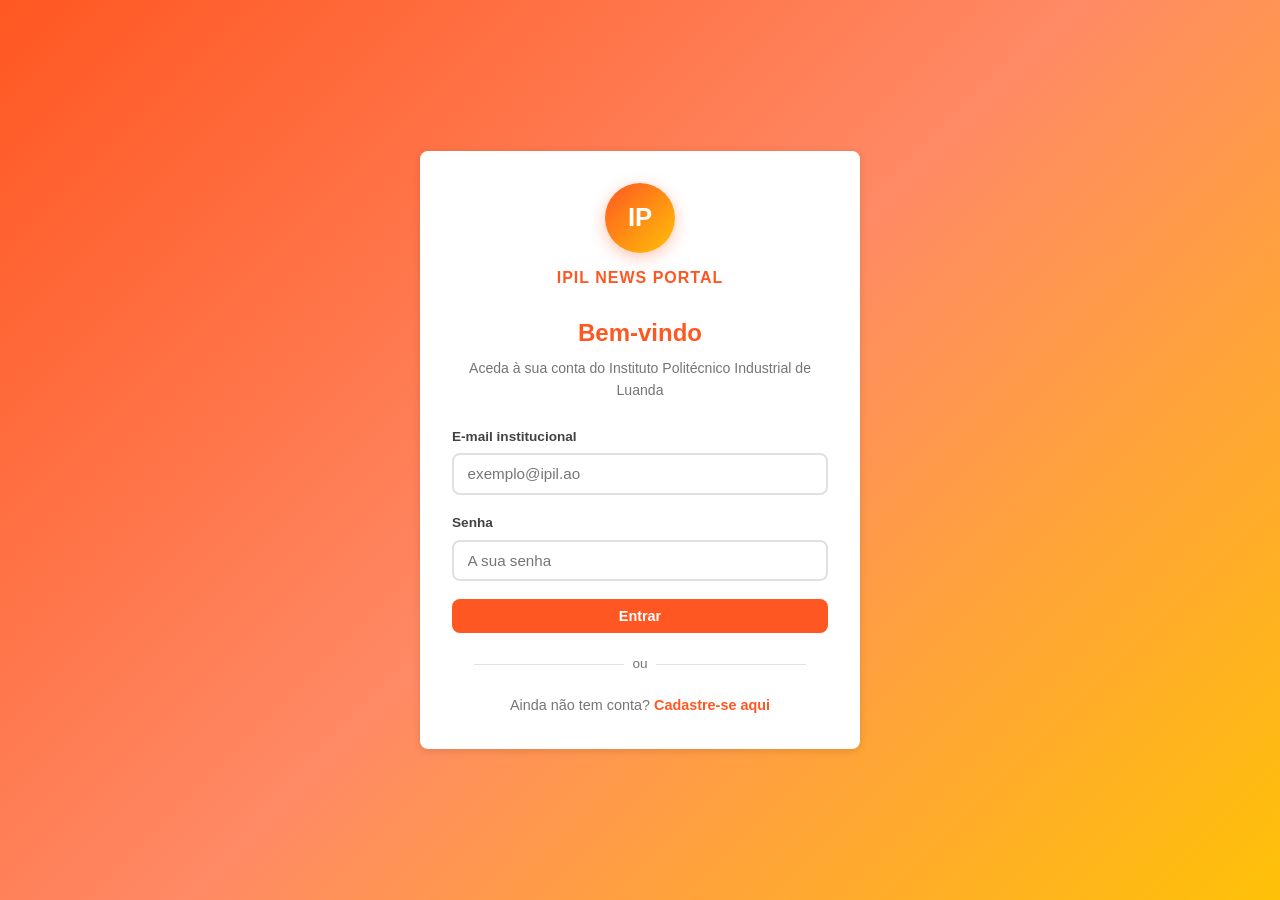
<file: frontend/index.html>
<!DOCTYPE html>
<html lang="pt">
<head>
    <meta charset="UTF-8">
    <meta name="viewport" content="width=device-width, initial-scale=1.0">
    <title>Feed de Notícias — IPIL News Portal</title>
    <link rel="stylesheet" href="../assets/css/style.css">
</head>
<body>

<!-- ============================================================
     CABEÇALHO
     ============================================================ -->
<header class="cabecalho">
    <div class="cabecalho__inner">

        <!-- Logótipo -->
        <a href="index.html" class="logo">
            <div class="logo__icone">IP</div>
            <span>IPIL News</span>
        </a>

        <!-- Botão hamburger (mobile) -->
        <button
            class="hamburger"
            id="hamburger"
            aria-label="Abrir menu"
            aria-expanded="false"
        >
            <span></span>
            <span></span>
            <span></span>
        </button>

        <!-- Navegação principal -->
        <nav class="nav" id="menuNav" aria-label="Navegação principal">
            <a href="index.html" class="nav__link nav__link--ativo">📰 Feed</a>
            <a href="perfil.html" class="nav__link">👤 Perfil</a>
            <a href="#" class="nav__link nav__link--admin" id="linkAdmin" style="display:none;">⚙️ Admin</a>
            <a href="#" class="nav__link nav__link--sair" id="btnSair">Sair</a>
        </nav>

    </div>
</header>

<!-- ============================================================
     CONTEÚDO PRINCIPAL
     ============================================================ -->
<main class="container">

    <!-- Banner de boas-vindas -->
    <div class="banner">
        <h1 id="saudacao">Bem-vindo ao IPIL News Portal</h1>
        <p>Acompanhe as últimas notícias e comunicados do Instituto Politécnico Industrial de Luanda.</p>
    </div>

    <!-- Área de notícias -->
    <section aria-label="Feed de notícias">
        <div id="loader" class="loader">
            <div class="loader__spinner"></div>
        </div>

        <div id="gridNoticias" class="grid-noticias" style="display:none;"></div>

        <div id="vazio" class="vazio" style="display:none;">
            <div class="vazio__icone">📭</div>
            <p class="vazio__texto">Ainda não há notícias publicadas.</p>
        </div>

        <!-- Paginação -->
        <div id="paginacao" class="paginacao" style="display:none;"></div>
    </section>

</main>

<!-- ============================================================
     MODAL: Detalhe da Notícia
     ============================================================ -->
<div class="modal-overlay" id="modalDetalhe" role="dialog" aria-modal="true" aria-label="Detalhe da notícia">
    <div class="modal">
        <div class="modal__cabecalho">
            <h2 class="modal__titulo" id="modalTitulo">Título</h2>
            <button class="modal__fechar" id="fecharModal" aria-label="Fechar">&times;</button>
        </div>
        <p id="modalMeta" style="font-size:0.82rem; color:#757575; margin-bottom:1rem;"></p>
        <img id="modalImagem" src="" alt="" style="border-radius:8px; margin-bottom:1rem; display:none;">
        <div id="modalCorpo" style="line-height:1.7; white-space:pre-wrap;"></div>
    </div>
</div>

<!-- ============================================================
     RODAPÉ
     ============================================================ -->
<footer class="rodape">
    <p>© <span id="ano"></span> <span>Instituto Politécnico Industrial de Luanda — IPIL</span>. Todos os direitos reservados.</p>
</footer>

<script src="../assets/js/main.js"></script>
<script>
    // ============================================================
    // Feed de Notícias — JavaScript puro
    // ============================================================

    const user = verificarAutenticacao(); // definido em main.js

    let paginaActual = 1;

    /* Saudação personalizada */
    document.getElementById('saudacao').textContent =
        `Bem-vindo, ${user.nome} 👋`;

    /* Mostrar link Admin se for administrador */
    if (user.role === 'admin') {
        const linkAdmin = document.getElementById('linkAdmin');
        linkAdmin.style.display = '';
        linkAdmin.href = 'admin.html';
    }

    /* Ano no rodapé */
    document.getElementById('ano').textContent = new Date().getFullYear();

    /* ---- Menu hamburger ---- */
    const hamburger = document.getElementById('hamburger');
    const menuNav   = document.getElementById('menuNav');

    hamburger.addEventListener('click', function () {
        const aberto = menuNav.classList.toggle('nav--aberto');
        hamburger.setAttribute('aria-expanded', aberto);
    });

    /* ---- Logout ---- */
    document.getElementById('btnSair').addEventListener('click', async function (e) {
        e.preventDefault();
        await logout(); // definido em main.js
    });

    /* ============================================================
       CARREGAR NOTÍCIAS
       ============================================================ */
    async function carregarNoticias(pagina = 1) {
        document.getElementById('loader').style.display       = 'flex';
        document.getElementById('gridNoticias').style.display = 'none';
        document.getElementById('vazio').style.display        = 'none';
        document.getElementById('paginacao').style.display    = 'none';

        try {
            const res  = await fetch(`../backend/news.php?acao=listar&pagina=${pagina}`);
            const json = await res.json();

            document.getElementById('loader').style.display = 'none';

            if (!json.sucesso) {
                console.error(json.mensagem);
                return;
            }

            const { noticias, total_paginas, pagina_actual } = json.dados;
            paginaActual = pagina_actual;

            if (noticias.length === 0) {
                document.getElementById('vazio').style.display = 'flex';
                return;
            }

            renderizarNoticias(noticias);
            renderizarPaginacao(total_paginas, pagina_actual);

        } catch (err) {
            document.getElementById('loader').style.display = 'none';
            console.error('Erro ao carregar notícias:', err);
        }
    }

    /* ---- Renderizar cards de notícias ---- */
    function renderizarNoticias(noticias) {
        const grid = document.getElementById('gridNoticias');
        grid.innerHTML = '';

        noticias.forEach(function (n) {
            const dataFormatada = new Date(n.criado_em).toLocaleDateString('pt-PT', {
                day: '2-digit', month: 'long', year: 'numeric'
            });

            /* Imagem ou placeholder com inicial do título */
            const imagemHtml = n.imagem_url
                ? `<img class="card__imagem" src="${escaparHTML(n.imagem_url)}" alt="${escaparHTML(n.titulo)}" loading="lazy">`
                : `<div class="card__imagem-placeholder">${escaparHTML(n.titulo.charAt(0))}</div>`;

            const card = document.createElement('article');
            card.className = 'card';
            card.innerHTML = `
                ${imagemHtml}
                <div class="card__corpo">
                    <p class="card__meta">
                        <span>📅 ${dataFormatada}</span>
                        <span>✍️ ${escaparHTML(n.autor)}</span>
                    </p>
                    <h2 class="card__titulo">${escaparHTML(n.titulo)}</h2>
                    <p class="card__resumo">${escaparHTML(n.resumo)}…</p>
                    <div class="card__acoes">
                        <button
                            class="btn btn--outline"
                            onclick="abrirDetalhe(${n.id})"
                        >
                            Ler mais
                        </button>
                    </div>
                </div>
            `;
            grid.appendChild(card);
        });

        grid.style.display = 'grid';
    }

    /* ---- Paginação ---- */
    function renderizarPaginacao(totalPaginas, paginaActual) {
        if (totalPaginas <= 1) return;

        const pag = document.getElementById('paginacao');
        pag.innerHTML = '';

        for (let i = 1; i <= totalPaginas; i++) {
            const btn = document.createElement('button');
            btn.className = 'paginacao__btn' + (i === paginaActual ? ' paginacao__btn--ativo' : '');
            btn.textContent = i;
            btn.addEventListener('click', function () { carregarNoticias(i); });
            pag.appendChild(btn);
        }

        pag.style.display = 'flex';
    }

    /* ============================================================
       MODAL: DETALHE DA NOTÍCIA
       ============================================================ */
    async function abrirDetalhe(id) {
        try {
            const res  = await fetch(`../backend/news.php?acao=detalhe&id=${id}`);
            const json = await res.json();
            if (!json.sucesso) return;

            const n = json.dados.noticia;
            const dataFormatada = new Date(n.criado_em).toLocaleDateString('pt-PT', {
                day: '2-digit', month: 'long', year: 'numeric'
            });

            document.getElementById('modalTitulo').textContent = n.titulo;
            document.getElementById('modalMeta').textContent =
                `📅 ${dataFormatada}  ✍️ ${n.autor}`;
            document.getElementById('modalCorpo').textContent = n.corpo;

            const modalImg = document.getElementById('modalImagem');
            if (n.imagem_url) {
                modalImg.src     = n.imagem_url;
                modalImg.alt     = n.titulo;
                modalImg.style.display = 'block';
            } else {
                modalImg.style.display = 'none';
            }

            document.getElementById('modalDetalhe').classList.add('modal-overlay--visivel');
            document.body.style.overflow = 'hidden';

        } catch (err) {
            console.error('Erro ao carregar detalhe:', err);
        }
    }

    function fecharModal() {
        document.getElementById('modalDetalhe').classList.remove('modal-overlay--visivel');
        document.body.style.overflow = '';
    }

    document.getElementById('fecharModal').addEventListener('click', fecharModal);
    document.getElementById('modalDetalhe').addEventListener('click', function (e) {
        if (e.target === this) fecharModal();
    });

    /* Fechar modal com tecla ESC */
    document.addEventListener('keydown', function (e) {
        if (e.key === 'Escape') fecharModal();
    });

    /* ---- Utilitário: escapar HTML para prevenir XSS no frontend ---- */
    function escaparHTML(str) {
        const div = document.createElement('div');
        div.appendChild(document.createTextNode(String(str ?? '')));
        return div.innerHTML;
    }

    /* ---- Iniciar ---- */
    carregarNoticias(1);
</script>

</body>
</html>
</file>
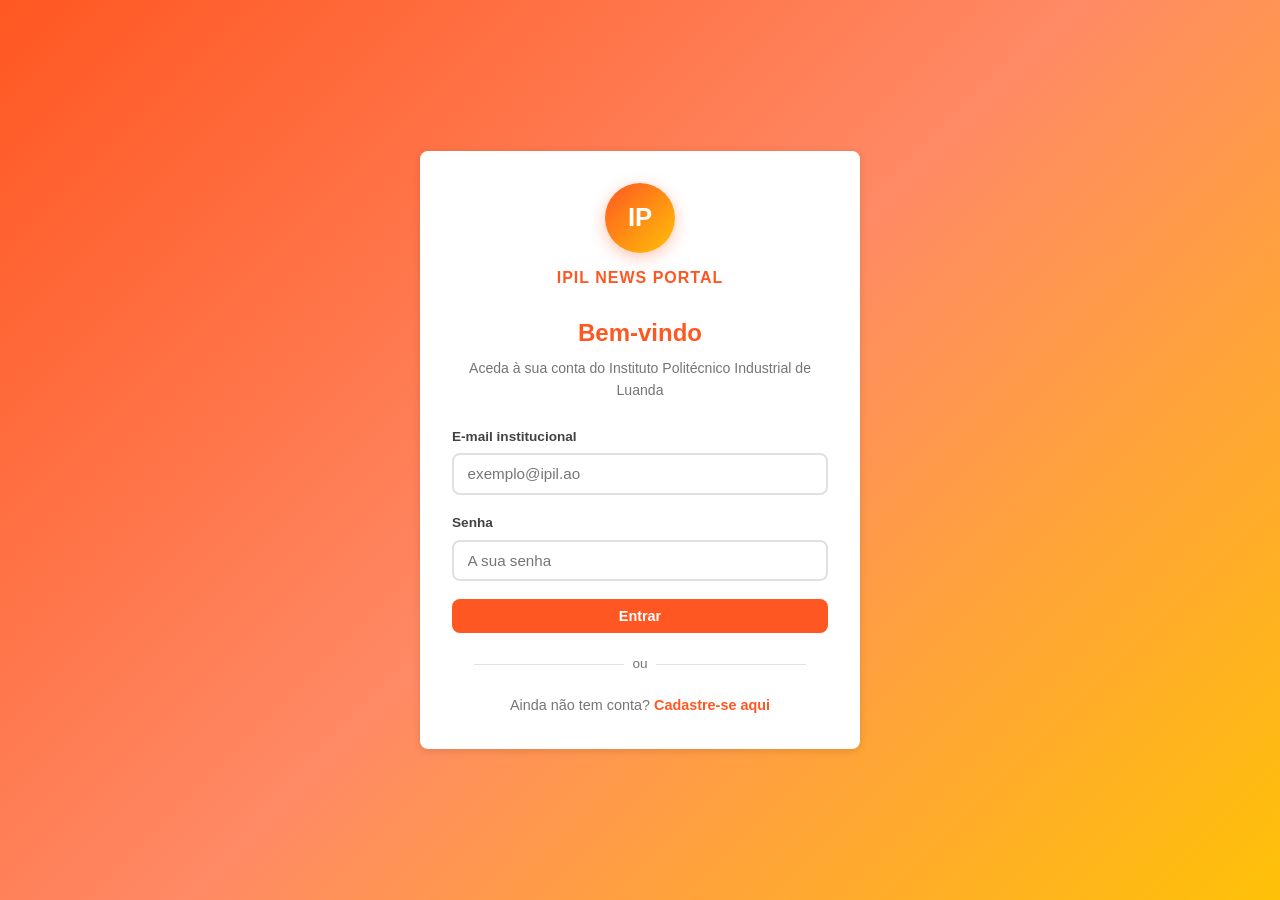
<file: frontend/admin.html>
<!DOCTYPE html>
<html lang="pt">
<head>
    <meta charset="UTF-8">
    <meta name="viewport" content="width=device-width, initial-scale=1.0">
    <title>Painel Admin — IPIL News Portal</title>
    <link rel="stylesheet" href="../assets/css/style.css">
    <style>
        .abas { display: flex; gap: 0.5rem; margin-bottom: 1.5rem; flex-wrap: wrap; }
        .aba {
            padding: 0.55rem 1.2rem;
            border: 2px solid #E0E0E0;
            border-radius: 8px;
            background: #FFFFFF;
            font-family: inherit;
            font-size: 0.9rem;
            font-weight: 600;
            cursor: pointer;
            transition: all 0.2s;
        }
        .aba--ativa { background: #FF5722; border-color: #FF5722; color: #FFFFFF; }
        .painel { display: none; }
        .painel--ativo { display: block; }
        .secao-titulo {
            font-size: 1.2rem;
            font-weight: 700;
            color: #FF5722;
            margin-bottom: 1rem;
            display: flex;
            align-items: center;
            justify-content: space-between;
        }
        .codigo-usado { opacity: 0.5; text-decoration: line-through; }
    </style>
</head>
<body>

<!-- CABEÇALHO -->
<header class="cabecalho">
    <div class="cabecalho__inner">
        <a href="index.html" class="logo">
            <div class="logo__icone">IP</div>
            <span>IPIL News</span>
        </a>
        <nav class="nav">
            <a href="index.html" class="nav__link">📰 Feed</a>
            <a href="admin.html" class="nav__link nav__link--ativo">⚙️ Admin</a>
            <a href="#" class="nav__link nav__link--sair" id="btnSair">Sair</a>
        </nav>
    </div>
</header>

<main class="container">

    <div class="banner" style="margin-bottom:1.5rem;">
        <h1>Painel de Administração</h1>
        <p>Gerir notícias e códigos de validação do IPIL.</p>
    </div>

    <!-- ABAS -->
    <div class="abas">
        <button class="aba aba--ativa" data-aba="noticias">📰 Notícias</button>
        <button class="aba" data-aba="codigos">🔑 Códigos de Validação</button>
    </div>

    <!-- ====================================================
         PAINEL: NOTÍCIAS
         ==================================================== -->
    <div id="painel-noticias" class="painel painel--ativo">
        <div class="secao-titulo">
            Notícias Publicadas
            <button class="btn btn--primario" id="btnNovaNoticia">+ Nova Notícia</button>
        </div>

        <div id="alertaNoticias" class="alerta"></div>

        <div class="tabela-wrapper">
            <table class="tabela" id="tabelaNoticias">
                <thead>
                    <tr>
                        <th>#</th>
                        <th>Título</th>
                        <th>Autor</th>
                        <th>Data</th>
                        <th>Acções</th>
                    </tr>
                </thead>
                <tbody id="corpoTabelaNoticias">
                    <tr><td colspan="5" style="text-align:center;padding:2rem;color:#757575;">A carregar…</td></tr>
                </tbody>
            </table>
        </div>
    </div>

    <!-- ====================================================
         PAINEL: CÓDIGOS DE VALIDAÇÃO
         ==================================================== -->
    <div id="painel-codigos" class="painel">
        <div class="secao-titulo">
            Códigos de Validação IPIL
            <span style="font-size:0.85rem;font-weight:400;color:#757575;">
                Crie um código para cada novo membro antes do registo.
            </span>
        </div>

        <div id="alertaCodigos" class="alerta"></div>

        <!-- Formulário de criação -->
        <div style="background:#FFFFFF;border-radius:8px;padding:1.5rem;margin-bottom:1.5rem;box-shadow:0 2px 8px rgba(0,0,0,0.1);">
            <h3 style="font-size:1rem;font-weight:700;margin-bottom:1rem;color:#424242;">Criar Novo Código</h3>
            <form id="formCodigo" style="display:flex;gap:0.75rem;flex-wrap:wrap;align-items:flex-end;">
                <div class="campo" style="flex:1;min-width:180px;margin-bottom:0;">
                    <label for="novoCodigo">Número de Matrícula / Código</label>
                    <input type="text" id="novoCodigo" placeholder="Ex: 20240005 ou F-2024-010" required>
                </div>
                <div class="campo" style="flex:1;min-width:160px;margin-bottom:0;">
                    <label for="novoRole">Tipo de Utilizador</label>
                    <select id="novoRole" required>
                        <option value="" disabled selected>Seleccione</option>
                        <option value="aluno">Aluno</option>
                        <option value="professor">Professor</option>
                        <option value="diretor">Diretor</option>
                    </select>
                </div>
                <button type="submit" class="btn btn--secundario" style="align-self:flex-end;">
                    Criar Código
                </button>
            </form>
        </div>

        <!-- Tabela de códigos -->
        <div class="tabela-wrapper">
            <table class="tabela">
                <thead>
                    <tr>
                        <th>Código</th>
                        <th>Role</th>
                        <th>Estado</th>
                        <th>Utilizado por</th>
                        <th>Criado em</th>
                        <th>Acções</th>
                    </tr>
                </thead>
                <tbody id="corpoTabelaCodigos">
                    <tr><td colspan="6" style="text-align:center;padding:2rem;color:#757575;">A carregar…</td></tr>
                </tbody>
            </table>
        </div>
    </div>

</main>

<!-- ====================================================
     MODAL: CRIAR / EDITAR NOTÍCIA
     ==================================================== -->
<div class="modal-overlay" id="modalNoticia" role="dialog" aria-modal="true">
    <div class="modal">
        <div class="modal__cabecalho">
            <h2 class="modal__titulo" id="modalNoticiaTitle">Nova Notícia</h2>
            <button class="modal__fechar" id="fecharModalNoticia">&times;</button>
        </div>

        <div id="alertaModal" class="alerta"></div>

        <form id="formNoticia">
            <input type="hidden" id="noticiaId" value="">

            <div class="campo">
                <label for="titulo">Título</label>
                <input type="text" id="titulo" placeholder="Título da notícia" required>
            </div>

            <div class="campo">
                <label for="imagemUrl">URL da Imagem (opcional)</label>
                <input type="url" id="imagemUrl" placeholder="https://…/imagem.jpg">
            </div>

            <div class="campo">
                <label for="corpo">Conteúdo da Notícia</label>
                <textarea id="corpo" placeholder="Escreva o conteúdo completo da notícia aqui…" required></textarea>
            </div>

            <div style="display:flex;gap:0.75rem;justify-content:flex-end;">
                <button type="button" class="btn btn--outline" id="cancelarNoticia">Cancelar</button>
                <button type="submit" class="btn btn--primario" id="btnSalvarNoticia">Publicar</button>
            </div>
        </form>
    </div>
</div>

<footer class="rodape">
    <p>© <span id="ano"></span> <span>Instituto Politécnico Industrial de Luanda — IPIL</span></p>
</footer>

<script src="../assets/js/main.js"></script>
<script>
    // ============================================================
    // Painel Admin — JavaScript puro
    // ============================================================

    const user = verificarAutenticacao();

    // Verificar se é admin
    if (user.role !== 'admin') {
        alert('Acesso negado. Esta área é exclusiva para administradores.');
        window.location.href = 'index.html';
    }

    document.getElementById('ano').textContent = new Date().getFullYear();
    document.getElementById('btnSair').addEventListener('click', async (e) => {
        e.preventDefault();
        await logout();
    });

    /* ---- Navegação por Abas ---- */
    document.querySelectorAll('.aba').forEach(function (aba) {
        aba.addEventListener('click', function () {
            document.querySelectorAll('.aba').forEach(a => a.classList.remove('aba--ativa'));
            document.querySelectorAll('.painel').forEach(p => p.classList.remove('painel--ativo'));
            this.classList.add('aba--ativa');
            document.getElementById('painel-' + this.dataset.aba).classList.add('painel--ativo');
        });
    });

    /* ============================================================
       TABELA DE NOTÍCIAS
       ============================================================ */
    async function carregarTabelaNoticias() {
        try {
            const res  = await fetch('../backend/news.php?acao=listar&pagina=1&limite=50');
            const json = await res.json();
            const tbody = document.getElementById('corpoTabelaNoticias');

            if (!json.sucesso || json.dados.noticias.length === 0) {
                tbody.innerHTML = '<tr><td colspan="5" style="text-align:center;padding:2rem;color:#757575;">Nenhuma notícia publicada.</td></tr>';
                return;
            }

            tbody.innerHTML = json.dados.noticias.map(function (n) {
                const data = new Date(n.criado_em).toLocaleDateString('pt-PT');
                return `
                    <tr>
                        <td>${n.id}</td>
                        <td>${escaparHTML(n.titulo)}</td>
                        <td>${escaparHTML(n.autor)}</td>
                        <td>${data}</td>
                        <td>
                            <div style="display:flex;gap:0.4rem;">
                                <button class="btn btn--secundario" style="padding:0.3rem 0.7rem;font-size:0.8rem;"
                                    onclick="abrirEditar(${n.id}, '${escaparAttr(n.titulo)}', '${escaparAttr(n.corpo)}', '${escaparAttr(n.imagem_url || '')}')">
                                    Editar
                                </button>
                                <button class="btn btn--perigo" style="padding:0.3rem 0.7rem;font-size:0.8rem;"
                                    onclick="apagarNoticia(${n.id})">
                                    Apagar
                                </button>
                            </div>
                        </td>
                    </tr>
                `;
            }).join('');
        } catch (err) {
            console.error('Erro ao carregar notícias:', err);
        }
    }

    /* ---- Modal: Nova Notícia ---- */
    document.getElementById('btnNovaNoticia').addEventListener('click', function () {
        document.getElementById('noticiaId').value = '';
        document.getElementById('titulo').value    = '';
        document.getElementById('imagemUrl').value = '';
        document.getElementById('corpo').value     = '';
        document.getElementById('modalNoticiaTitle').textContent = 'Nova Notícia';
        document.getElementById('btnSalvarNoticia').textContent  = 'Publicar';
        document.getElementById('alertaModal').className = 'alerta';
        abrirModal('modalNoticia');
    });

    /* ---- Modal: Editar Notícia ---- */
    function abrirEditar(id, titulo, corpo, imagemUrl) {
        document.getElementById('noticiaId').value  = id;
        document.getElementById('titulo').value     = titulo;
        document.getElementById('imagemUrl').value  = imagemUrl;
        document.getElementById('corpo').value      = corpo;
        document.getElementById('modalNoticiaTitle').textContent = 'Editar Notícia';
        document.getElementById('btnSalvarNoticia').textContent  = 'Guardar';
        document.getElementById('alertaModal').className = 'alerta';
        abrirModal('modalNoticia');
    }

    /* ---- Salvar Notícia (criar ou editar) ---- */
    document.getElementById('formNoticia').addEventListener('submit', async function (e) {
        e.preventDefault();

        const id       = document.getElementById('noticiaId').value;
        const titulo   = document.getElementById('titulo').value.trim();
        const corpo    = document.getElementById('corpo').value.trim();
        const imagemUrl= document.getElementById('imagemUrl').value.trim();
        const alertaEl = document.getElementById('alertaModal');

        if (!titulo || !corpo) {
            alertaEl.className = 'alerta alerta--erro alerta--visivel';
            alertaEl.textContent = 'Preencha o título e o conteúdo.';
            return;
        }

        const dados = new FormData();
        dados.append('acao',       id ? 'editar' : 'criar');
        dados.append('titulo',     titulo);
        dados.append('corpo',      corpo);
        dados.append('imagem_url', imagemUrl);
        if (id) dados.append('id', id);

        try {
            const res  = await fetch('../backend/news.php', { method: 'POST', body: dados });
            const json = await res.json();

            if (json.sucesso) {
                alertaEl.className = 'alerta alerta--sucesso alerta--visivel';
                alertaEl.textContent = json.mensagem;
                setTimeout(function () {
                    fecharModal('modalNoticia');
                    carregarTabelaNoticias();
                }, 1000);
            } else {
                alertaEl.className = 'alerta alerta--erro alerta--visivel';
                alertaEl.textContent = json.mensagem;
            }
        } catch (err) {
            alertaEl.className = 'alerta alerta--erro alerta--visivel';
            alertaEl.textContent = 'Erro de rede. Tente novamente.';
        }
    });

    /* ---- Apagar Notícia ---- */
    async function apagarNoticia(id) {
        if (!confirm('Tem a certeza que deseja apagar esta notícia? Esta acção é irreversível.')) return;

        const dados = new FormData();
        dados.append('acao', 'apagar');
        dados.append('id',   id);

        try {
            const res  = await fetch('../backend/news.php', { method: 'POST', body: dados });
            const json = await res.json();
            if (json.sucesso) {
                carregarTabelaNoticias();
            } else {
                alert(json.mensagem);
            }
        } catch (err) {
            alert('Erro de rede.');
        }
    }

    /* ---- Fechar modais ---- */
    document.getElementById('fecharModalNoticia').addEventListener('click', () => fecharModal('modalNoticia'));
    document.getElementById('cancelarNoticia').addEventListener('click',    () => fecharModal('modalNoticia'));
    document.getElementById('modalNoticia').addEventListener('click', function (e) {
        if (e.target === this) fecharModal('modalNoticia');
    });

    /* ============================================================
       TABELA DE CÓDIGOS DE VALIDAÇÃO
       ============================================================ */
    async function carregarCodigos() {
        try {
            const res  = await fetch('../backend/validation.php?acao=listar');
            const json = await res.json();
            const tbody = document.getElementById('corpoTabelaCodigos');

            if (!json.sucesso || json.dados.codigos.length === 0) {
                tbody.innerHTML = '<tr><td colspan="6" style="text-align:center;padding:2rem;color:#757575;">Nenhum código criado.</td></tr>';
                return;
            }

            tbody.innerHTML = json.dados.codigos.map(function (c) {
                const data  = new Date(c.criado_em).toLocaleDateString('pt-PT');
                const badge = `<span class="badge badge--${c.role}">${c.role}</span>`;
                const estado = c.usado
                    ? '<span style="color:#43A047;font-weight:700;">✔ Usado</span>'
                    : '<span style="color:#E53935;font-weight:700;">⏳ Disponível</span>';

                return `
                    <tr class="${c.usado ? 'codigo-usado' : ''}">
                        <td><code>${escaparHTML(c.codigo)}</code></td>
                        <td>${badge}</td>
                        <td>${estado}</td>
                        <td>${escaparHTML(c.utilizado_por || '—')}</td>
                        <td>${data}</td>
                        <td>
                            ${!c.usado ? `<button class="btn btn--perigo" style="padding:0.3rem 0.7rem;font-size:0.8rem;"
                                onclick="apagarCodigo(${c.id})">Apagar</button>` : '—'}
                        </td>
                    </tr>
                `;
            }).join('');
        } catch (err) {
            console.error('Erro ao carregar códigos:', err);
        }
    }

    /* ---- Criar Código ---- */
    document.getElementById('formCodigo').addEventListener('submit', async function (e) {
        e.preventDefault();

        const codigo = document.getElementById('novoCodigo').value.trim();
        const role   = document.getElementById('novoRole').value;
        const alertaEl = document.getElementById('alertaCodigos');

        const dados = new FormData();
        dados.append('acao',   'criar');
        dados.append('codigo', codigo);
        dados.append('role',   role);

        try {
            const res  = await fetch('../backend/validation.php', { method: 'POST', body: dados });
            const json = await res.json();

            alertaEl.className = `alerta alerta--${json.sucesso ? 'sucesso' : 'erro'} alerta--visivel`;
            alertaEl.textContent = json.mensagem;

            if (json.sucesso) {
                document.getElementById('novoCodigo').value = '';
                document.getElementById('novoRole').value   = '';
                carregarCodigos();
                setTimeout(() => { alertaEl.className = 'alerta'; }, 4000);
            }
        } catch (err) {
            alertaEl.className = 'alerta alerta--erro alerta--visivel';
            alertaEl.textContent = 'Erro de rede.';
        }
    });

    /* ---- Apagar Código ---- */
    async function apagarCodigo(id) {
        if (!confirm('Apagar este código? Só é possível apagar códigos não utilizados.')) return;

        const dados = new FormData();
        dados.append('acao', 'apagar');
        dados.append('id',   id);

        try {
            const res  = await fetch('../backend/validation.php', { method: 'POST', body: dados });
            const json = await res.json();
            if (json.sucesso) {
                carregarCodigos();
            } else {
                alert(json.mensagem);
            }
        } catch (err) {
            alert('Erro de rede.');
        }
    }

    /* ---- Utilitários ---- */
    function escaparHTML(str) {
        const div = document.createElement('div');
        div.appendChild(document.createTextNode(String(str ?? '')));
        return div.innerHTML;
    }

    function escaparAttr(str) {
        return String(str ?? '').replace(/'/g, "\\'").replace(/"/g, '&quot;');
    }

    function abrirModal(id) {
        document.getElementById(id).classList.add('modal-overlay--visivel');
        document.body.style.overflow = 'hidden';
    }

    function fecharModal(id) {
        document.getElementById(id).classList.remove('modal-overlay--visivel');
        document.body.style.overflow = '';
    }

    document.addEventListener('keydown', function (e) {
        if (e.key === 'Escape') fecharModal('modalNoticia');
    });

    /* ---- Iniciar ---- */
    carregarTabelaNoticias();
    carregarCodigos();
</script>

</body>
</html>
</file>
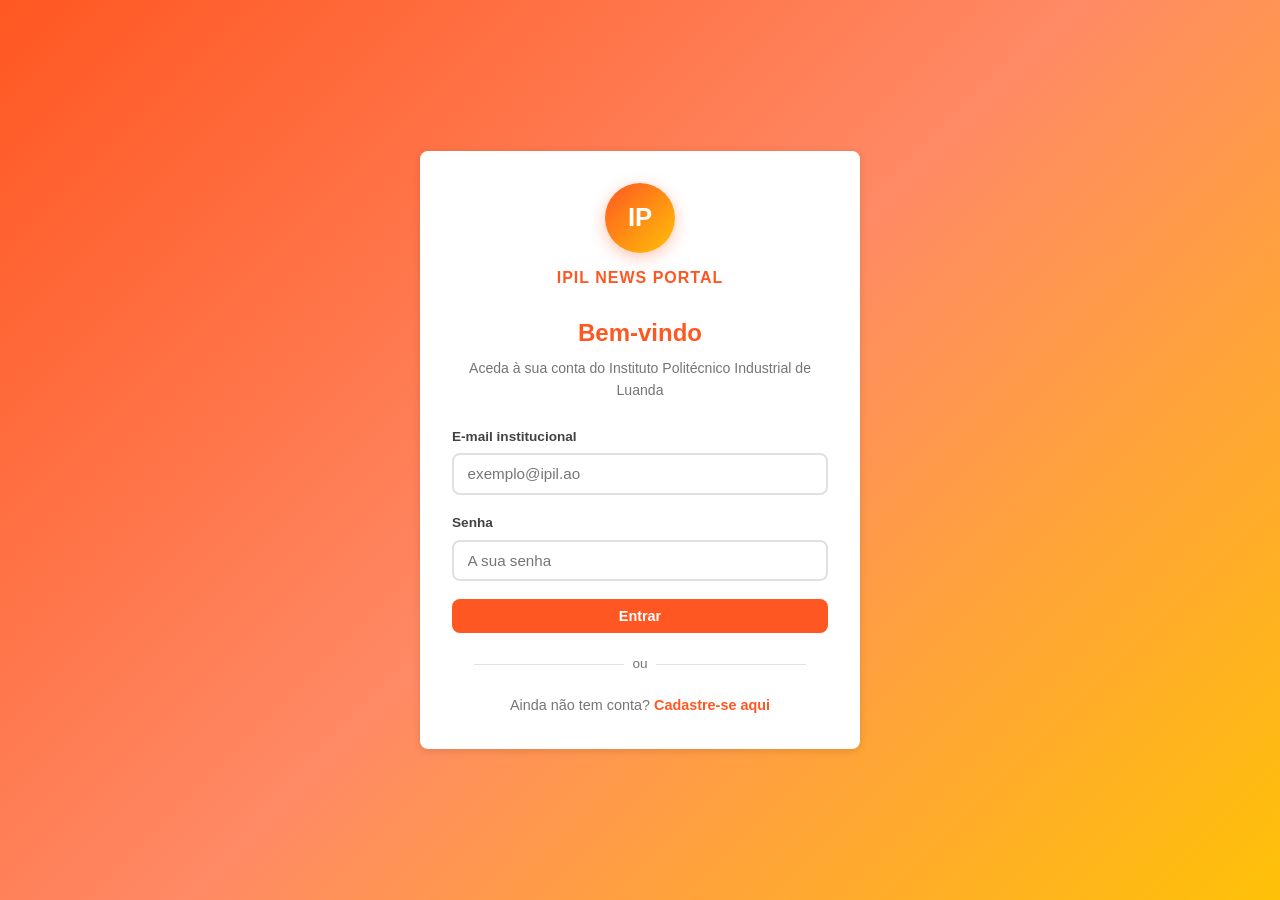
<file: frontend/login.html>
<!DOCTYPE html>
<html lang="pt">

<head>
    <meta charset="UTF-8">
    <meta name="viewport" content="width=device-width, initial-scale=1.0">
    <title>Login — IPIL News Portal</title>
    <link rel="stylesheet" href="../assets/css/style.css">
    <style>
        body {
            min-height: 100vh;
            display: flex;
            flex-direction: column;
            background: linear-gradient(135deg, #FF5722 0%, #FF8A65 50%, #FFC107 100%);
        }

        .area-login {
            flex: 1;
            display: flex;
            align-items: center;
            justify-content: center;
            padding: 2rem 1rem;
        }

        .form-card {
            width: 100%;
        }

        .logo-topo {
            display: flex;
            flex-direction: column;
            align-items: center;
            margin-bottom: 1.5rem;
        }

        .logo-topo__circulo {
            width: 70px;
            height: 70px;
            background: linear-gradient(135deg, #FF5722, #FFC107);
            border-radius: 50%;
            display: flex;
            align-items: center;
            justify-content: center;
            font-size: 1.6rem;
            font-weight: 900;
            color: #FFFFFF;
            box-shadow: 0 4px 16px rgba(255, 87, 34, 0.35);
            margin-bottom: 0.75rem;
        }

        .logo-topo__nome {
            font-size: 1rem;
            font-weight: 700;
            color: #FF5722;
            letter-spacing: 1px;
            text-transform: uppercase;
        }

        .separador {
            text-align: center;
            margin: 1.25rem 0;
            font-size: 0.85rem;
            color: #757575;
        }

        .separador::before,
        .separador::after {
            content: '';
            display: inline-block;
            width: 40%;
            height: 1px;
            background: #E0E0E0;
            vertical-align: middle;
            margin: 0 0.5rem;
        }
    </style>
</head>

<body>

    <main class="area-login">
        <div class="form-card">

            <!-- Logótipo -->
            <div class="logo-topo">
                <div class="logo-topo__circulo">IP</div>
                <span class="logo-topo__nome">IPIL News Portal</span>
            </div>

            <h1 class="form-card__titulo">Bem-vindo</h1>
            <p class="form-card__subtitulo">Aceda à sua conta do Instituto Politécnico Industrial de Luanda</p>

            <!-- Mensagens de erro/sucesso -->
            <div id="alerta" class="alerta" role="alert"></div>

            <!-- Formulário de Login -->
            <form id="formLogin" novalidate autocomplete="off">
                <div class="campo">
                    <label for="email">E-mail institucional</label>
                    <input type="email" id="email" name="email" placeholder="exemplo@ipil.ao" 
                        autocomplete="off" value="" required>
                </div>

                <div class="campo">
                    <label for="senha">Senha</label>
                    <input type="password" id="senha" name="senha" placeholder="A sua senha"
                        autocomplete="off" value="" required>
                </div>

                <button type="submit" class="btn btn--primario btn--bloco" id="btnLogin">
                    Entrar
                </button>
            </form>

            <div class="separador">ou</div>

            <p style="text-align:center; font-size:0.9rem; color:#757575;">
                Ainda não tem conta?
                <a href="registar.html" style="font-weight:600;">Cadastre-se aqui</a>
            </p>

        </div>
    </main>

    <script>
        // ============================================================
        // Login — JavaScript puro
        // ============================================================

        // ✅ LIMPAR CAMPOS ao carregar (remove cache do navegador)
        window.addEventListener('load', function() {
            document.getElementById('email').value = '';
            document.getElementById('senha').value = '';
            // Desabilitar autofill em todos os inputs
            document.querySelectorAll('input[autocomplete]').forEach(input => {
                input.autocomplete = 'new-password';
            });
        });

        const form = document.getElementById('formLogin');
        const btnLogin = document.getElementById('btnLogin');
        const alertaEl = document.getElementById('alerta');

        function mostrarAlerta(tipo, mensagem) {
            alertaEl.className = `alerta alerta--${tipo} alerta--visivel`;
            alertaEl.textContent = mensagem;
        }

        // sessão
        (function verificarSessao() {
            const sessao = sessionStorage.getItem('ipil_user');
            if (sessao) {
                window.location.href = 'index.html';
            }
        })();

        form.addEventListener('submit', async (e) => {
            e.preventDefault();

            const email = document.getElementById('email').value.trim();
            const senha = document.getElementById('senha').value;

            console.log("📤 Enviando login para:", email);

            if (!email || !senha) {
                mostrarAlerta('erro', 'Preencha o e-mail e a senha.');
                return;
            }

            btnLogin.disabled = true;
            btnLogin.textContent = 'A entrar...';

            const dados = new FormData();
            dados.append('acao', 'login');
            dados.append('email', email);
            dados.append('senha', senha);

            try {
                console.log("🔗 Conectando a: ../backend/auth.php");
                const res = await fetch('../backend/auth.php', {
                    method: 'POST',
                    body: dados
                });

                // 🔥 VERIFICA SE O PHP RESPONDEU OK
                if (!res.ok) {
                    throw new Error('Erro HTTP: ' + res.status);
                }

                const texto = await res.text(); // primeiro texto bruto
                console.log("📥 Resposta do servidor:", texto);

                let json;
                try {
                    json = JSON.parse(texto);
                } catch (e) {
                    console.error("❌ JSON inválido:", texto);
                    throw new Error("PHP não retornou JSON válido: " + texto);
                }

                console.log("✅ JSON recebido:", json);

                if (json.sucesso) {
                    console.log("✓ Login bem-sucedido!");
                    sessionStorage.setItem('ipil_user', JSON.stringify({
                        nome: json.dados.nome,
                        role: json.dados.role
                    }));

                    mostrarAlerta('sucesso', 'Login efectuado!');

                    setTimeout(() => {
                        window.location.href = 'index.html';
                    }, 800);

                } else {
                    console.error("❌ Erro do servidor:", json.mensagem);
                    mostrarAlerta('erro', json.mensagem);
                }

            } catch (err) {
                console.error("❌ Erro:", err);
                mostrarAlerta('erro', 'Erro de ligação ao servidor: ' + err.message);
            } finally {
                btnLogin.disabled = false;
                btnLogin.textContent = 'Entrar';
            }
        });
    </script>

</body>

</html>
</file>
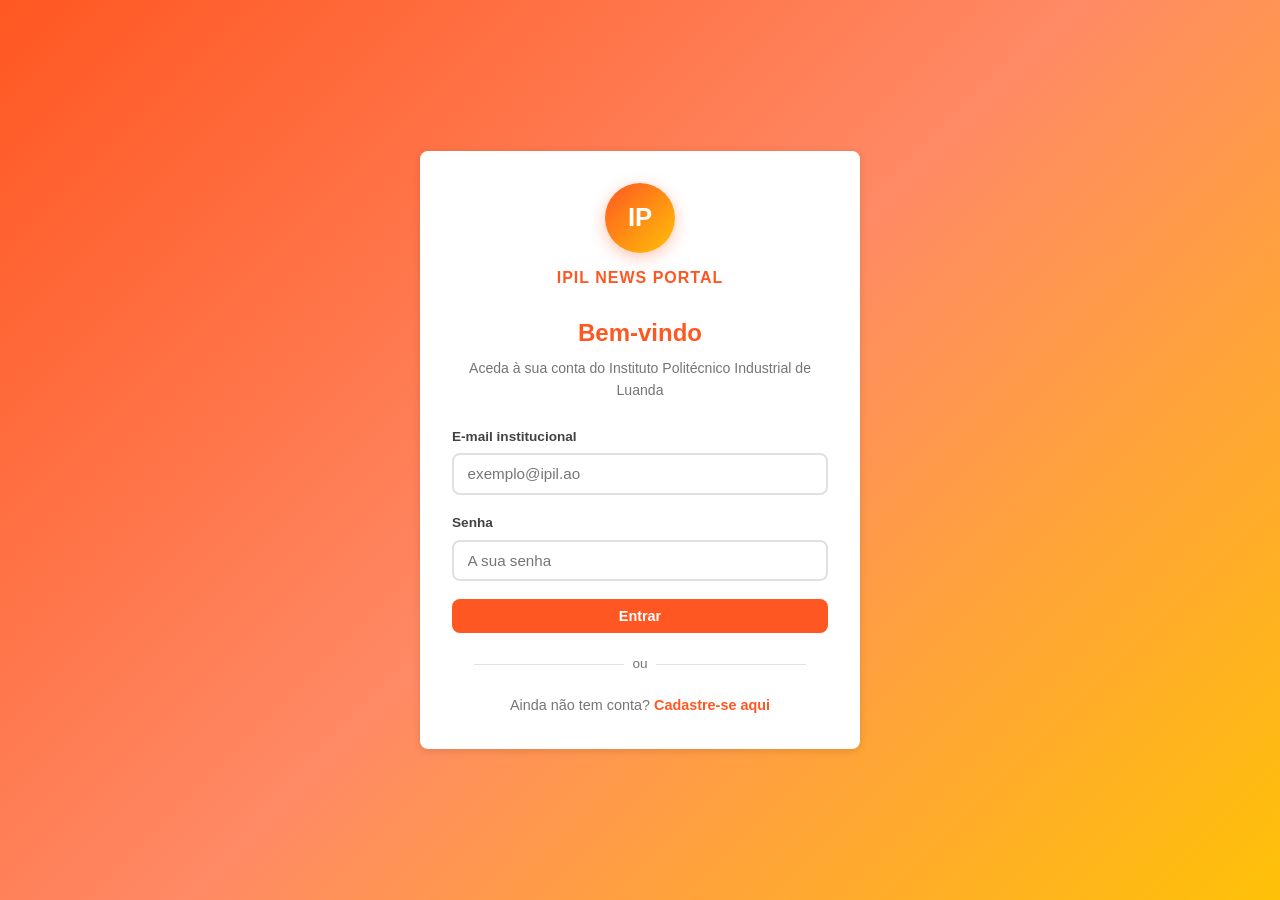
<file: frontend/perfil.html>
<!DOCTYPE html>
<html lang="pt">
<head>
    <meta charset="UTF-8">
    <meta name="viewport" content="width=device-width, initial-scale=1.0">
    <title>Meu Perfil — IPIL News Portal</title>
    <link rel="stylesheet" href="../assets/css/style.css">
    <style>
        .perfil-card {
            background: #FFFFFF;
            border-radius: 8px;
            box-shadow: 0 2px 8px rgba(0,0,0,0.12);
            max-width: 480px;
            margin: 0 auto;
            padding: 2rem;
        }
        .perfil-avatar {
            width: 80px;
            height: 80px;
            border-radius: 50%;
            background: linear-gradient(135deg, #FF5722, #FFC107);
            display: flex;
            align-items: center;
            justify-content: center;
            font-size: 2rem;
            font-weight: 900;
            color: #FFFFFF;
            margin: 0 auto 1.25rem;
        }
        .perfil-nome {
            text-align: center;
            font-size: 1.4rem;
            font-weight: 700;
            margin-bottom: 0.4rem;
        }
        .perfil-role {
            text-align: center;
            margin-bottom: 1.5rem;
        }
        .info-linha {
            display: flex;
            justify-content: space-between;
            padding: 0.75rem 0;
            border-bottom: 1px solid #E0E0E0;
            font-size: 0.9rem;
        }
        .info-linha:last-child { border-bottom: none; }
        .info-label { color: #757575; font-weight: 600; }
    </style>
</head>
<body>

<header class="cabecalho">
    <div class="cabecalho__inner">
        <a href="index.html" class="logo">
            <div class="logo__icone">IP</div>
            <span>IPIL News</span>
        </a>
        <nav class="nav">
            <a href="index.html" class="nav__link">📰 Feed</a>
            <a href="perfil.html" class="nav__link nav__link--ativo">👤 Perfil</a>
            <a href="#" class="nav__link nav__link--sair" id="btnSair">Sair</a>
        </nav>
    </div>
</header>

<main class="container">
    <div class="perfil-card">
        <div class="perfil-avatar" id="avatar">?</div>
        <h1 class="perfil-nome" id="nomeUtilizador">—</h1>
        <div class="perfil-role" id="badgeRole"></div>

        <div class="info-linha">
            <span class="info-label">Tipo de conta</span>
            <span id="tipoRole">—</span>
        </div>
        <div class="info-linha">
            <span class="info-label">Sessão activa</span>
            <span style="color:#43A047;font-weight:700;">✔ Autenticado</span>
        </div>

        <div style="margin-top:1.5rem;">
            <button class="btn btn--perigo btn--bloco" id="btnLogout">Terminar Sessão</button>
        </div>
    </div>
</main>

<footer class="rodape">
    <p>© <span id="ano"></span> <span>Instituto Politécnico Industrial de Luanda — IPIL</span></p>
</footer>

<script src="../assets/js/main.js"></script>
<script>
    const user = verificarAutenticacao();

    document.getElementById('ano').textContent = new Date().getFullYear();

    /* Preencher dados do perfil */
    document.getElementById('nomeUtilizador').textContent = user.nome;
    document.getElementById('avatar').textContent = user.nome.charAt(0).toUpperCase();

    const rolesLabel = {
        admin:     'Administrador',
        diretor:   'Diretor',
        professor: 'Professor',
        aluno:     'Aluno',
    };

    document.getElementById('tipoRole').textContent = rolesLabel[user.role] || user.role;
    document.getElementById('badgeRole').innerHTML =
        `<span class="badge badge--${user.role}">${rolesLabel[user.role] || user.role}</span>`;

    document.getElementById('btnLogout').addEventListener('click', async function () {
        await logout();
    });

    document.getElementById('btnSair').addEventListener('click', async function (e) {
        e.preventDefault();
        await logout();
    });
</script>

</body>
</html>
</file>
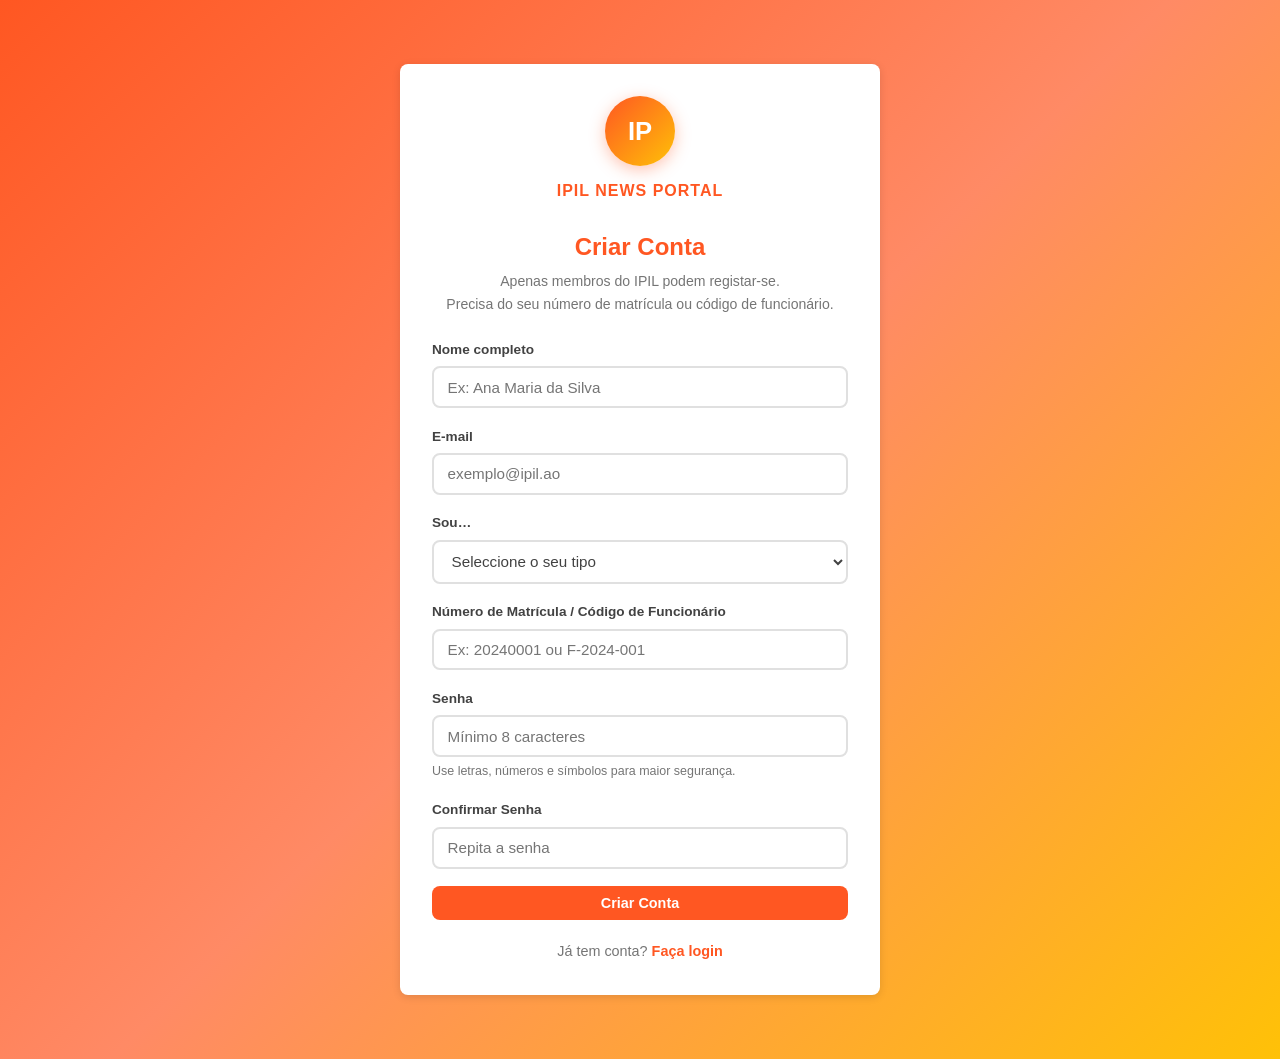
<file: frontend/registar.html>
<!DOCTYPE html>
<html lang="pt">
<head>
    <meta charset="UTF-8">
    <meta name="viewport" content="width=device-width, initial-scale=1.0">
    <title>Cadastro — IPIL News Portal</title>
    <link rel="stylesheet" href="../assets/css/style.css">
    <style>
        body {
            min-height: 100vh;
            display: flex;
            flex-direction: column;
            background: linear-gradient(135deg, #FF5722 0%, #FF8A65 50%, #FFC107 100%);
        }
        .area-registo {
            flex: 1;
            display: flex;
            align-items: center;
            justify-content: center;
            padding: 2rem 1rem;
        }
        .form-card { width: 100%; max-width: 480px; }

        .logo-topo {
            display: flex;
            flex-direction: column;
            align-items: center;
            margin-bottom: 1.5rem;
        }
        .logo-topo__circulo {
            width: 70px;
            height: 70px;
            background: linear-gradient(135deg, #FF5722, #FFC107);
            border-radius: 50%;
            display: flex;
            align-items: center;
            justify-content: center;
            font-size: 1.6rem;
            font-weight: 900;
            color: #FFFFFF;
            box-shadow: 0 4px 16px rgba(255,87,34,0.35);
            margin-bottom: 0.75rem;
        }
        .logo-topo__nome {
            font-size: 1rem;
            font-weight: 700;
            color: #FF5722;
            letter-spacing: 1px;
            text-transform: uppercase;
        }

        /* Mostrar/ocultar dica consoante o role */
        #dicaCodigo { display: none; }
    </style>
</head>
<body>

<main class="area-registo">
    <div class="form-card">

        <div class="logo-topo">
            <div class="logo-topo__circulo">IP</div>
            <span class="logo-topo__nome">IPIL News Portal</span>
        </div>

        <h1 class="form-card__titulo">Criar Conta</h1>
        <p class="form-card__subtitulo">
            Apenas membros do IPIL podem registar-se.<br>
            Precisa do seu número de matrícula ou código de funcionário.
        </p>

        <div id="alerta" class="alerta" role="alert"></div>

        <form id="formRegistar" novalidate autocomplete="off">

            <!-- Nome completo -->
            <div class="campo">
                <label for="nome">Nome completo</label>
                <input
                    type="text"
                    id="nome"
                    name="nome"
                    placeholder="Ex: Ana Maria da Silva"
                    autocomplete="off"
                    value=""
                    required
                >
            </div>

            <!-- E-mail -->
            <div class="campo">
                <label for="email">E-mail</label>
                <input
                    type="email"
                    id="email"
                    name="email"
                    placeholder="exemplo@ipil.ao"
                    autocomplete="off"
                    value=""
                    required
                >
            </div>

            <!-- Tipo de utilizador -->
            <div class="campo">
                <label for="role">Sou…</label>
                <select id="role" name="role" required>
                    <option value="" disabled selected>Seleccione o seu tipo</option>
                    <option value="aluno">Aluno</option>
                    <option value="professor">Professor</option>
                    <option value="diretor">Diretor</option>
                </select>
            </div>

            <!-- Código de validação IPIL -->
            <div class="campo">
                <label for="codigo" id="labelCodigo">Número de Matrícula / Código de Funcionário</label>
                <input
                    type="text"
                    id="codigo"
                    name="codigo"
                    placeholder="Ex: 20240001 ou F-2024-001"
                    autocomplete="off"
                    required
                >
                <!-- A dica muda dinamicamente consoante o role seleccionado -->
                <p class="campo__dica" id="dicaCodigo"></p>
            </div>

            <!-- Senha -->
            <div class="campo">
                <label for="senha">Senha</label>
                <input
                    type="password"
                    id="senha"
                    name="senha"
                    placeholder="Mínimo 8 caracteres"
                    autocomplete="new-password"
                    required
                    minlength="8"
                >
                <p class="campo__dica">Use letras, números e símbolos para maior segurança.</p>
            </div>

            <!-- Confirmar senha -->
            <div class="campo">
                <label for="confirmarSenha">Confirmar Senha</label>
                <input
                    type="password"
                    id="confirmarSenha"
                    name="confirmarSenha"
                    placeholder="Repita a senha"
                    autocomplete="new-password"
                    required
                >
            </div>

            <button type="submit" class="btn btn--primario btn--bloco" id="btnRegistar">
                Criar Conta
            </button>
        </form>

        <p style="text-align:center; font-size:0.9rem; color:#757575; margin-top:1.25rem;">
            Já tem conta?
            <a href="login.html" style="font-weight:600;">Faça login</a>
        </p>

    </div>
</main>

<script>
    // ============================================================
    // Cadastro — JavaScript puro
    // ============================================================

    const form        = document.getElementById('formRegistar');
    const roleSelect  = document.getElementById('role');
    const labelCodigo = document.getElementById('labelCodigo');
    const dicaCodigo  = document.getElementById('dicaCodigo');
    const alertaEl    = document.getElementById('alerta');
    const btnReg      = document.getElementById('btnRegistar');

    /* Actualizar label e dica do código conforme o role */
    roleSelect.addEventListener('change', function () {
        const role = this.value;
        dicaCodigo.style.display = 'block';

        const config = {
            aluno: {
                label: 'Número de Matrícula',
                dica:  'Introduza o número de matrícula fornecido pela secretaria (ex: 20240001).'
            },
            professor: {
                label: 'Código de Funcionário',
                dica:  'Introduza o código de funcionário (ex: F-2024-001) fornecido pelos recursos humanos.'
            },
            diretor: {
                label: 'Código de Direção',
                dica:  'Introduza o código de direção (ex: D-2024-001) fornecido pelo departamento administrativo.'
            }
        };

        if (config[role]) {
            labelCodigo.textContent = config[role].label;
            dicaCodigo.textContent  = config[role].dica;
        }
    });

    // Limpar campos ao carregar
    window.addEventListener('load', function() {
        document.getElementById('nome').value = '';
        document.getElementById('email').value = '';
        document.getElementById('codigo').value = '';
        document.getElementById('senha').value = '';
        document.getElementById('confirmarSenha').value = '';
    });

    /* Mostrar alerta */
    function mostrarAlerta(tipo, mensagem) {
        alertaEl.className = `alerta alerta--${tipo} alerta--visivel`;
        alertaEl.textContent = mensagem;
        alertaEl.scrollIntoView({ behavior: 'smooth', block: 'nearest' });
    }

    // Validar email formato
    function validarEmail(email) {
        const regex = /^[^\s@]+@[^\s@]+\.[^\s@]+$/;
        return regex.test(email);
    }

    form.addEventListener('submit', async function (e) {
        e.preventDefault();

        const nome          = document.getElementById('nome').value.trim();
        const email         = document.getElementById('email').value.trim();
        const role          = roleSelect.value;
        const codigo        = document.getElementById('codigo').value.trim();
        const senha         = document.getElementById('senha').value;
        const confirmarSenha= document.getElementById('confirmarSenha').value;

        console.log("📤 Dados de registo:", { nome, email, role, codigo });

        /* Validações no cliente */
        if (!nome || !email || !role || !codigo || !senha || !confirmarSenha) {
            mostrarAlerta('erro', 'Preencha todos os campos obrigatórios.');
            return;
        }

        if (!validarEmail(email)) {
            mostrarAlerta('erro', 'E-mail inválido. Verifique e tente novamente.');
            return;
        }

        if (nome.length < 3) {
            mostrarAlerta('erro', 'O nome deve ter pelo menos 3 caracteres.');
            return;
        }

        if (senha.length < 8) {
            mostrarAlerta('erro', 'A senha deve ter pelo menos 8 caracteres.');
            return;
        }

        if (senha !== confirmarSenha) {
            mostrarAlerta('erro', 'As senhas não coincidem. Verifique e tente novamente.');
            return;
        }

        btnReg.disabled = true;
        btnReg.textContent = 'A criar conta…';

        const dados = new FormData();
        dados.append('acao',   'registar');
        dados.append('nome',   nome);
        dados.append('email',  email);
        dados.append('role',   role);
        dados.append('codigo', codigo);
        dados.append('senha',  senha);

        try {
            console.log("🔗 Enviando para backend...");
            const res  = await fetch('../backend/auth.php', { method: 'POST', body: dados });
            
            if (!res.ok) {
                throw new Error('Erro HTTP: ' + res.status);
            }

            const texto = await res.text();
            console.log("📥 Resposta:", texto);

            let json;
            try {
                json = JSON.parse(texto);
            } catch (e) {
                console.error("❌ JSON inválido:", texto);
                throw new Error("Servidor retornou resposta inválida");
            }

            if (json.sucesso) {
                mostrarAlerta('sucesso', 'Conta criada com sucesso! A redirecionar para o login…');
                setTimeout(() => { window.location.href = 'login.html'; }, 2000);
            } else {
                mostrarAlerta('erro', json.mensagem || 'Erro desconhecido');
                btnReg.disabled = false;
                btnReg.textContent = 'Criar Conta';
            }
        } catch (err) {
            console.error("❌ Erro:", err);
            mostrarAlerta('erro', 'Erro de ligação ao servidor: ' + err.message);
            btnReg.disabled = false;
            btnReg.textContent = 'Criar Conta';
        }
    });
</script>

</body>
</html>
</file>
<file: assets/css/style.css>
/* ============================================================
   IPIL News Portal — Folha de Estilos Principal
   Paleta: Amarelo #FFC107 | Laranja #FF5722 | Branco #FFFFFF
   ============================================================ */

/* --- Reset e base --- */
*, *::before, *::after {
    box-sizing: border-box;
    margin: 0;
    padding: 0;
}

:root {
    --amarelo:        #FFC107;
    --amarelo-escuro: #E6A800;
    --laranja:        #FF5722;
    --laranja-escuro: #E64A19;
    --branco:         #FFFFFF;
    --cinza-claro:    #F5F5F5;
    --cinza-medio:    #E0E0E0;
    --cinza-texto:    #424242;
    --cinza-suave:    #757575;
    --sombra:         0 2px 8px rgba(0, 0, 0, 0.12);
    --raio:           8px;
    --fonte:          'Segoe UI', Arial, sans-serif;
    --transicao:      0.2s ease;
}

html {
    font-size: 16px;
    scroll-behavior: smooth;
}

body {
    font-family: var(--fonte);
    background-color: var(--cinza-claro);
    color: var(--cinza-texto);
    line-height: 1.6;
    min-height: 100vh;
}

a {
    color: var(--laranja);
    text-decoration: none;
    transition: color var(--transicao);
}

a:hover { color: var(--laranja-escuro); }

img { max-width: 100%; height: auto; display: block; }

ul { list-style: none; }

/* ============================================================
   CABEÇALHO / HEADER
   ============================================================ */
.cabecalho {
    background: linear-gradient(135deg, var(--laranja) 0%, #FF7043 100%);
    color: var(--branco);
    box-shadow: var(--sombra);
    position: sticky;
    top: 0;
    z-index: 100;
}

.cabecalho__inner {
    max-width: 1200px;
    margin: 0 auto;
    padding: 0 1rem;
    display: flex;
    align-items: center;
    justify-content: space-between;
    height: 64px;
}

/* Logo IPIL */
.logo {
    display: flex;
    align-items: center;
    gap: 0.6rem;
    font-weight: 700;
    font-size: 1.2rem;
    color: var(--branco);
    letter-spacing: 0.5px;
}

.logo__icone {
    width: 40px;
    height: 40px;
    background-color: var(--amarelo);
    border-radius: 50%;
    display: flex;
    align-items: center;
    justify-content: center;
    font-size: 1.1rem;
    font-weight: 900;
    color: var(--laranja-escuro);
    flex-shrink: 0;
}

/* Navegação */
.nav { display: flex; align-items: center; gap: 0.25rem; }

.nav__link {
    color: rgba(255, 255, 255, 0.9);
    padding: 0.5rem 0.9rem;
    border-radius: var(--raio);
    font-weight: 500;
    font-size: 0.95rem;
    transition: background var(--transicao), color var(--transicao);
}

.nav__link:hover,
.nav__link--ativo {
    background-color: rgba(255, 255, 255, 0.18);
    color: var(--branco);
}

.nav__link--sair {
    background-color: var(--amarelo);
    color: var(--laranja-escuro);
    margin-left: 0.5rem;
    font-weight: 700;
}

.nav__link--sair:hover {
    background-color: var(--amarelo-escuro);
    color: var(--laranja-escuro);
}

/* Hamburger (mobile) */
.hamburger {
    display: none;
    flex-direction: column;
    gap: 5px;
    cursor: pointer;
    padding: 4px;
}

.hamburger span {
    display: block;
    width: 24px;
    height: 3px;
    background: var(--branco);
    border-radius: 2px;
    transition: all var(--transicao);
}

/* ============================================================
   CONTEÚDO PRINCIPAL
   ============================================================ */
.container {
    max-width: 1200px;
    margin: 2rem auto;
    padding: 0 1rem;
}

/* ============================================================
   BANNER DE BOAS-VINDAS
   ============================================================ */
.banner {
    background: linear-gradient(135deg, var(--amarelo) 0%, var(--laranja) 100%);
    border-radius: var(--raio);
    padding: 2rem;
    margin-bottom: 2rem;
    color: var(--branco);
}

.banner h1 {
    font-size: 1.8rem;
    font-weight: 700;
    margin-bottom: 0.4rem;
}

.banner p {
    font-size: 1rem;
    opacity: 0.92;
}

/* ============================================================
   GRID DE NOTÍCIAS
   ============================================================ */
.grid-noticias {
    display: grid;
    grid-template-columns: repeat(auto-fill, minmax(300px, 1fr));
    gap: 1.5rem;
}

/* ============================================================
   CARD DE NOTÍCIA
   ============================================================ */
.card {
    background: var(--branco);
    border-radius: var(--raio);
    box-shadow: var(--sombra);
    overflow: hidden;
    display: flex;
    flex-direction: column;
    transition: transform var(--transicao), box-shadow var(--transicao);
}

.card:hover {
    transform: translateY(-3px);
    box-shadow: 0 6px 20px rgba(0, 0, 0, 0.15);
}

.card__imagem {
    width: 100%;
    height: 200px;
    object-fit: cover;
    background-color: var(--cinza-medio);
}

.card__imagem-placeholder {
    width: 100%;
    height: 200px;
    background: linear-gradient(135deg, var(--amarelo), var(--laranja));
    display: flex;
    align-items: center;
    justify-content: center;
    color: var(--branco);
    font-size: 2.5rem;
    font-weight: 700;
}

.card__corpo {
    padding: 1.25rem;
    flex: 1;
    display: flex;
    flex-direction: column;
}

.card__meta {
    font-size: 0.78rem;
    color: var(--cinza-suave);
    margin-bottom: 0.6rem;
    display: flex;
    gap: 1rem;
}

.card__titulo {
    font-size: 1.1rem;
    font-weight: 700;
    margin-bottom: 0.6rem;
    line-height: 1.4;
    color: var(--cinza-texto);
}

.card__resumo {
    font-size: 0.9rem;
    color: var(--cinza-suave);
    flex: 1;
    margin-bottom: 1rem;
    line-height: 1.55;
}

.card__acoes {
    display: flex;
    gap: 0.5rem;
    flex-wrap: wrap;
}

/* ============================================================
   BOTÕES
   ============================================================ */
.btn {
    display: inline-flex;
    align-items: center;
    justify-content: center;
    gap: 0.4rem;
    padding: 0.55rem 1.2rem;
    border: none;
    border-radius: var(--raio);
    font-family: var(--fonte);
    font-size: 0.9rem;
    font-weight: 600;
    cursor: pointer;
    transition: background var(--transicao), transform var(--transicao);
    white-space: nowrap;
}

.btn:active { transform: scale(0.97); }

.btn--primario {
    background-color: var(--laranja);
    color: var(--branco);
}

.btn--primario:hover { background-color: var(--laranja-escuro); color: var(--branco); }

.btn--secundario {
    background-color: var(--amarelo);
    color: var(--laranja-escuro);
}

.btn--secundario:hover { background-color: var(--amarelo-escuro); color: var(--laranja-escuro); }

.btn--perigo {
    background-color: #D32F2F;
    color: var(--branco);
}

.btn--perigo:hover { background-color: #B71C1C; }

.btn--outline {
    background-color: transparent;
    border: 2px solid var(--laranja);
    color: var(--laranja);
}

.btn--outline:hover {
    background-color: var(--laranja);
    color: var(--branco);
}

.btn--bloco { width: 100%; }

/* ============================================================
   FORMULÁRIOS
   ============================================================ */
.form-card {
    background: var(--branco);
    border-radius: var(--raio);
    box-shadow: var(--sombra);
    padding: 2rem;
    max-width: 440px;
    margin: 2rem auto;
}

.form-card__titulo {
    font-size: 1.5rem;
    font-weight: 700;
    color: var(--laranja);
    margin-bottom: 0.25rem;
    text-align: center;
}

.form-card__subtitulo {
    font-size: 0.88rem;
    color: var(--cinza-suave);
    text-align: center;
    margin-bottom: 1.5rem;
}

.campo {
    margin-bottom: 1.1rem;
}

.campo label {
    display: block;
    font-size: 0.85rem;
    font-weight: 600;
    margin-bottom: 0.35rem;
    color: var(--cinza-texto);
}

.campo input,
.campo select,
.campo textarea {
    width: 100%;
    padding: 0.65rem 0.85rem;
    border: 2px solid var(--cinza-medio);
    border-radius: var(--raio);
    font-family: var(--fonte);
    font-size: 0.95rem;
    color: var(--cinza-texto);
    background: var(--branco);
    transition: border-color var(--transicao), box-shadow var(--transicao);
    outline: none;
}

.campo input:focus,
.campo select:focus,
.campo textarea:focus {
    border-color: var(--laranja);
    box-shadow: 0 0 0 3px rgba(255, 87, 34, 0.12);
}

.campo textarea {
    min-height: 140px;
    resize: vertical;
}

.campo__dica {
    font-size: 0.78rem;
    color: var(--cinza-suave);
    margin-top: 0.3rem;
}

/* ============================================================
   MENSAGENS / ALERTAS
   ============================================================ */
.alerta {
    padding: 0.85rem 1rem;
    border-radius: var(--raio);
    font-size: 0.9rem;
    font-weight: 500;
    margin-bottom: 1rem;
    display: none;
}

.alerta--sucesso {
    background-color: #E8F5E9;
    color: #2E7D32;
    border-left: 4px solid #43A047;
}

.alerta--erro {
    background-color: #FFEBEE;
    color: #C62828;
    border-left: 4px solid #E53935;
}

.alerta--visivel { display: block; }

/* ============================================================
   BADGE DE ROLE
   ============================================================ */
.badge {
    display: inline-block;
    padding: 0.2rem 0.6rem;
    border-radius: 50px;
    font-size: 0.72rem;
    font-weight: 700;
    text-transform: uppercase;
    letter-spacing: 0.5px;
}

.badge--admin    { background-color: var(--laranja);  color: var(--branco); }
.badge--diretor  { background-color: #7B1FA2;          color: var(--branco); }
.badge--professor{ background-color: #0288D1;          color: var(--branco); }
.badge--aluno    { background-color: var(--amarelo);  color: var(--laranja-escuro); }

/* ============================================================
   PAGINAÇÃO
   ============================================================ */
.paginacao {
    display: flex;
    justify-content: center;
    gap: 0.4rem;
    margin-top: 2rem;
}

.paginacao__btn {
    min-width: 38px;
    height: 38px;
    padding: 0 0.6rem;
    border: 2px solid var(--cinza-medio);
    border-radius: var(--raio);
    background: var(--branco);
    color: var(--cinza-texto);
    font-family: var(--fonte);
    font-size: 0.9rem;
    font-weight: 600;
    cursor: pointer;
    transition: all var(--transicao);
}

.paginacao__btn:hover,
.paginacao__btn--ativo {
    background-color: var(--laranja);
    border-color: var(--laranja);
    color: var(--branco);
}

/* ============================================================
   LOADER / SPINNER
   ============================================================ */
.loader {
    display: flex;
    justify-content: center;
    padding: 3rem;
}

.loader__spinner {
    width: 44px;
    height: 44px;
    border: 4px solid var(--cinza-medio);
    border-top-color: var(--laranja);
    border-radius: 50%;
    animation: girar 0.8s linear infinite;
}

@keyframes girar { to { transform: rotate(360deg); } }

/* ============================================================
   ESTADO VAZIO
   ============================================================ */
.vazio {
    text-align: center;
    padding: 4rem 1rem;
    color: var(--cinza-suave);
}

.vazio__icone {
    font-size: 3.5rem;
    margin-bottom: 1rem;
    opacity: 0.5;
}

.vazio__texto { font-size: 1.1rem; }

/* ============================================================
   MODAL (para criar/editar notícia)
   ============================================================ */
.modal-overlay {
    display: none;
    position: fixed;
    inset: 0;
    background: rgba(0, 0, 0, 0.55);
    z-index: 200;
    align-items: center;
    justify-content: center;
    padding: 1rem;
}

.modal-overlay--visivel { display: flex; }

.modal {
    background: var(--branco);
    border-radius: var(--raio);
    box-shadow: 0 8px 32px rgba(0,0,0,0.18);
    width: 100%;
    max-width: 560px;
    max-height: 90vh;
    overflow-y: auto;
    padding: 2rem;
    animation: entrarModal 0.2s ease;
}

@keyframes entrarModal {
    from { opacity: 0; transform: translateY(-20px); }
    to   { opacity: 1; transform: translateY(0); }
}

.modal__cabecalho {
    display: flex;
    align-items: center;
    justify-content: space-between;
    margin-bottom: 1.5rem;
}

.modal__titulo {
    font-size: 1.2rem;
    font-weight: 700;
    color: var(--laranja);
}

.modal__fechar {
    background: none;
    border: none;
    font-size: 1.4rem;
    cursor: pointer;
    color: var(--cinza-suave);
    line-height: 1;
    transition: color var(--transicao);
}

.modal__fechar:hover { color: var(--laranja); }

/* ============================================================
   TABELA ADMIN
   ============================================================ */
.tabela-wrapper {
    overflow-x: auto;
    background: var(--branco);
    border-radius: var(--raio);
    box-shadow: var(--sombra);
}

.tabela {
    width: 100%;
    border-collapse: collapse;
}

.tabela th,
.tabela td {
    padding: 0.85rem 1rem;
    text-align: left;
    border-bottom: 1px solid var(--cinza-medio);
    font-size: 0.9rem;
}

.tabela th {
    background-color: var(--laranja);
    color: var(--branco);
    font-weight: 600;
    font-size: 0.82rem;
    text-transform: uppercase;
    letter-spacing: 0.5px;
}

.tabela tbody tr:hover { background-color: var(--cinza-claro); }

.tabela tbody tr:last-child td { border-bottom: none; }

/* ============================================================
   RODAPÉ
   ============================================================ */
.rodape {
    background: var(--cinza-texto);
    color: rgba(255, 255, 255, 0.75);
    text-align: center;
    padding: 1.5rem 1rem;
    margin-top: 3rem;
    font-size: 0.85rem;
}

.rodape span { color: var(--amarelo); }

/* ============================================================
   RESPONSIVO — Mobile
   ============================================================ */
@media (max-width: 768px) {
    .hamburger { display: flex; }

    .nav {
        display: none;
        position: absolute;
        top: 64px;
        left: 0;
        right: 0;
        background: var(--laranja-escuro);
        flex-direction: column;
        padding: 1rem;
        gap: 0.25rem;
        box-shadow: var(--sombra);
    }

    .nav--aberto { display: flex; }

    .nav__link { width: 100%; text-align: center; }

    .cabecalho { position: relative; }

    .banner h1 { font-size: 1.3rem; }

    .grid-noticias { grid-template-columns: 1fr; }
}
</file>
